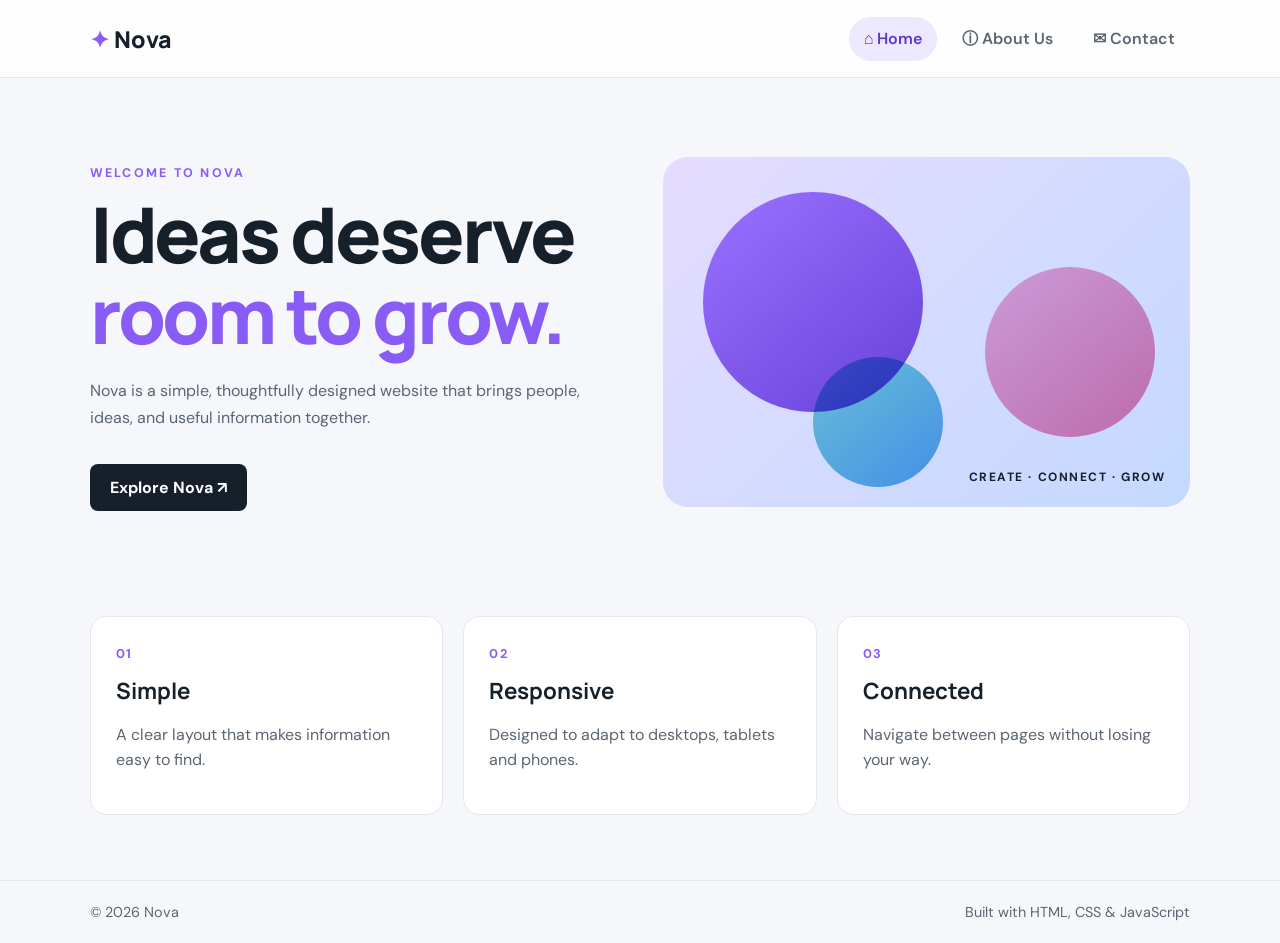
<file: index.html>
<!DOCTYPE html>
<html lang="en"><head><meta charset="UTF-8"><meta name="viewport" content="width=device-width, initial-scale=1.0"><title>Nova | Home</title><link rel="stylesheet" href="style.css"><script defer src="script.js"></script></head>
<body><header class="site-header"><a class="brand" href="index.html">✦ Nova</a><button class="menu-toggle" aria-label="Toggle navigation">☰</button><nav class="nav"><a class="active" href="index.html">⌂ Home</a><a href="about.html">ⓘ About Us</a><a href="contact.html">✉ Contact</a></nav></header>
<main><section class="hero"><div class="hero-content"><p class="eyebrow">WELCOME TO NOVA</p><h1>Ideas deserve<br><span>room to grow.</span></h1><p>Nova is a simple, thoughtfully designed website that brings people, ideas, and useful information together.</p><a class="btn" href="about.html">Explore Nova ↗</a></div><div class="hero-art" aria-label="Abstract decorative artwork"><div class="orb orb-one"></div><div class="orb orb-two"></div><div class="orb orb-three"></div><div class="art-label">CREATE · CONNECT · GROW</div></div></section><section class="features"><article><span>01</span><h2>Simple</h2><p>A clear layout that makes information easy to find.</p></article><article><span>02</span><h2>Responsive</h2><p>Designed to adapt to desktops, tablets and phones.</p></article><article><span>03</span><h2>Connected</h2><p>Navigate between pages without losing your way.</p></article></section></main><footer><span>© <span class="year"></span> Nova</span><span>Built with HTML, CSS & JavaScript</span></footer></body></html>
</file>
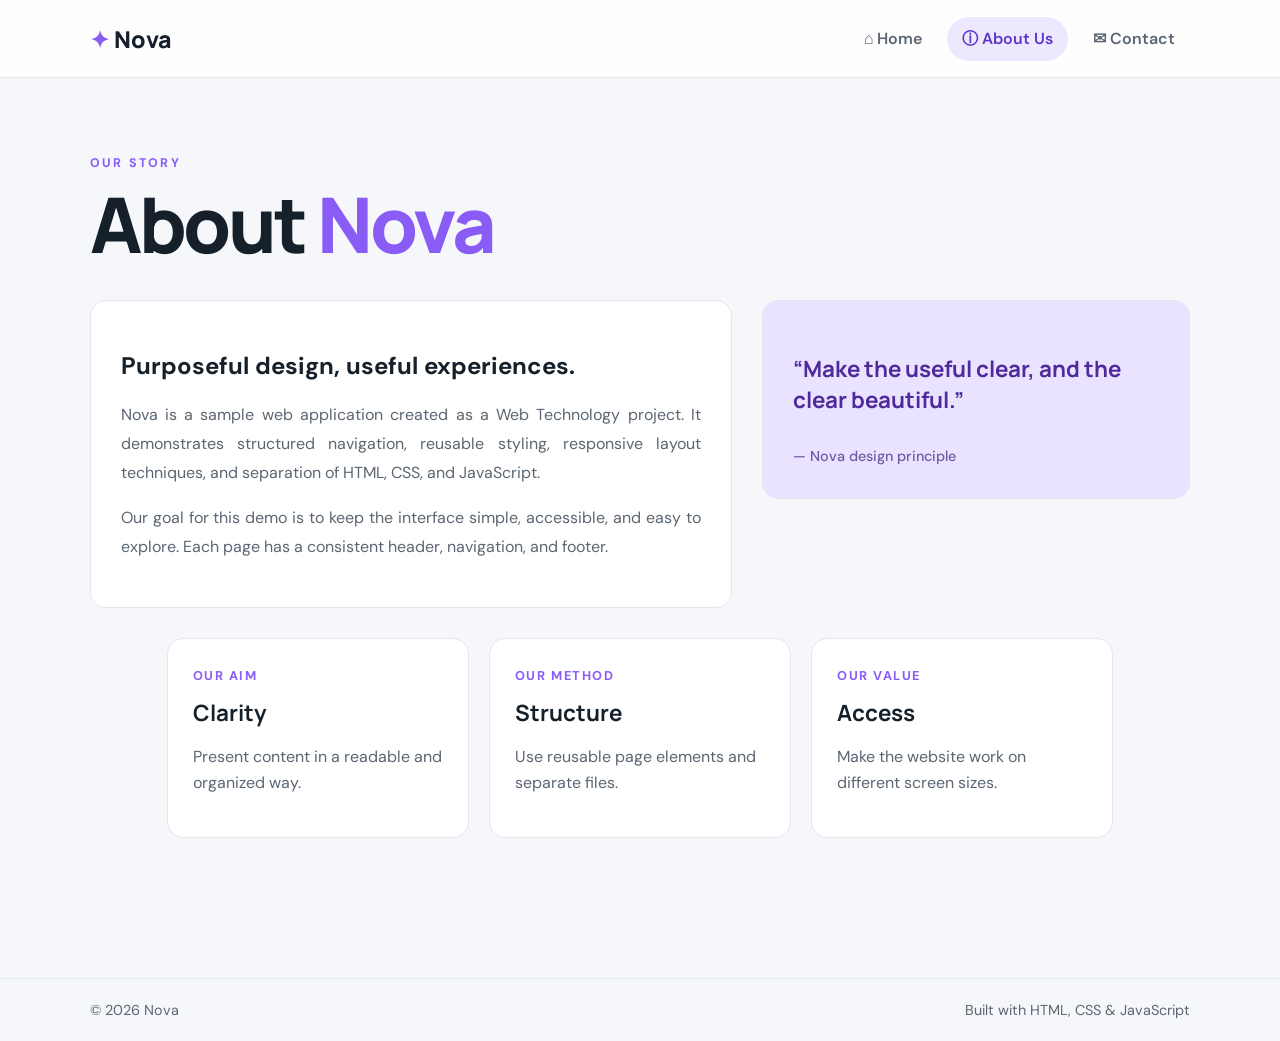
<file: about.html>
<!DOCTYPE html><html lang="en"><head><meta charset="UTF-8"><meta name="viewport" content="width=device-width, initial-scale=1.0"><title>Nova | About</title><link rel="stylesheet" href="style.css"><script defer src="script.js"></script></head><body><header class="site-header"><a class="brand" href="index.html">✦ Nova</a><button class="menu-toggle" aria-label="Toggle navigation">☰</button><nav class="nav"><a href="index.html">⌂ Home</a><a class="active" href="about.html">ⓘ About Us</a><a href="contact.html">✉ Contact</a></nav></header><main class="page"><p class="eyebrow">OUR STORY</p><h1>About <span>Nova</span></h1><section class="about-grid"><div class="about-panel"><h2>Purposeful design, useful experiences.</h2><p>Nova is a sample web application created as a Web Technology project. It demonstrates structured navigation, reusable styling, responsive layout techniques, and separation of HTML, CSS, and JavaScript.</p><p>Our goal for this demo is to keep the interface simple, accessible, and easy to explore. Each page has a consistent header, navigation, and footer.</p></div><aside class="quote"><p>“Make the useful clear, and the clear beautiful.”</p><span>— Nova design principle</span></aside></section><section class="features"><article><span>OUR AIM</span><h2>Clarity</h2><p>Present content in a readable and organized way.</p></article><article><span>OUR METHOD</span><h2>Structure</h2><p>Use reusable page elements and separate files.</p></article><article><span>OUR VALUE</span><h2>Access</h2><p>Make the website work on different screen sizes.</p></article></section></main><footer><span>© <span class="year"></span> Nova</span><span>Built with HTML, CSS & JavaScript</span></footer></body></html>
</file>
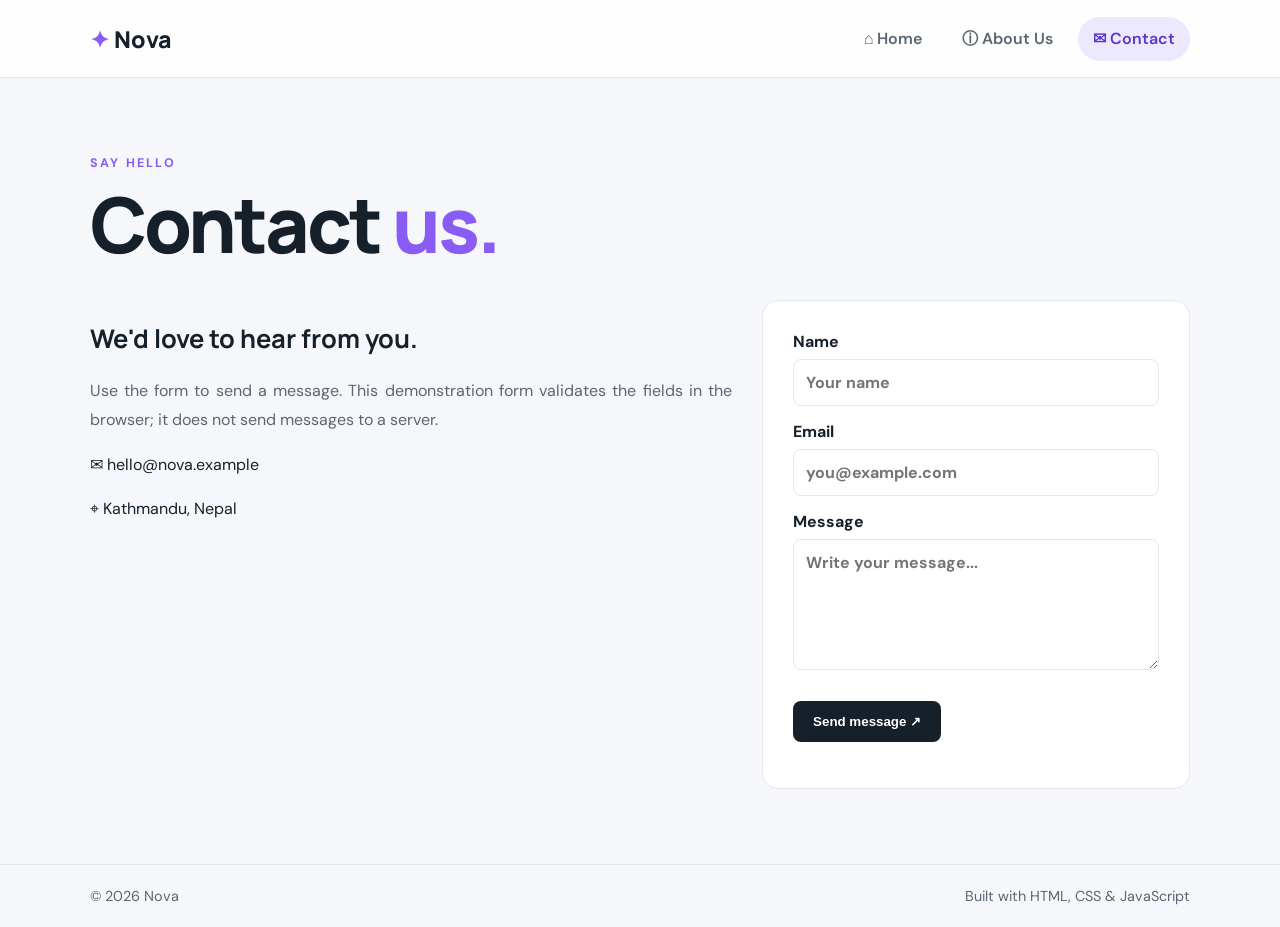
<file: contact.html>
<!DOCTYPE html><html lang="en"><head><meta charset="UTF-8"><meta name="viewport" content="width=device-width, initial-scale=1.0"><title>Nova | Contact</title><link rel="stylesheet" href="style.css"><script defer src="script.js"></script></head><body><header class="site-header"><a class="brand" href="index.html">✦ Nova</a><button class="menu-toggle" aria-label="Toggle navigation">☰</button><nav class="nav"><a href="index.html">⌂ Home</a><a href="about.html">ⓘ About Us</a><a class="active" href="contact.html">✉ Contact</a></nav></header><main class="page"><p class="eyebrow">SAY HELLO</p><h1>Contact <span>us.</span></h1><section class="contact-grid"><div><h2>We'd love to hear from you.</h2><p>Use the form to send a message. This demonstration form validates the fields in the browser; it does not send messages to a server.</p><p class="contact-detail">✉ hello@nova.example</p><p class="contact-detail">⌖ Kathmandu, Nepal</p></div><form id="contact-form" class="contact-form"><label>Name<input name="name" required placeholder="Your name"></label><label>Email<input name="email" type="email" required placeholder="you@example.com"></label><label>Message<textarea name="message" rows="5" required placeholder="Write your message..."></textarea></label><button class="btn" type="submit">Send message ↗</button><p id="form-message" role="status"></p></form></section></main><footer><span>© <span class="year"></span> Nova</span><span>Built with HTML, CSS & JavaScript</span></footer></body></html>
</file>
<file: style.css>
@import url('https://fonts.googleapis.com/css2?family=DM+Sans:wght@400;500;600;700&family=Manrope:wght@400;600;700;800&display=swap');
:root{--ink:#16202b;--muted:#5b6672;--accent:#8a5cf6;--bg:#f6f7fb;--line:#e4e7ee}*{box-sizing:border-box}body{margin:0;background:var(--bg);color:var(--ink);font-family:'DM Sans',Arial,sans-serif}a{color:inherit;text-decoration:none}.site-header{height:78px;padding:0 7%;display:flex;align-items:center;justify-content:space-between;border-bottom:1px solid var(--line);background:#ffffffd9}.brand{font:800 1.45rem Manrope,sans-serif}.brand:first-letter{color:var(--accent)}.nav{display:flex;gap:10px}.nav a{padding:11px 15px;border-radius:25px;color:var(--muted);font-weight:600}.nav a:hover,.nav a.active{background:#eee8ff;color:#5d35c9}.menu-toggle{display:none;border:0;background:transparent;font-size:1.4rem}.hero{padding:75px 7%;display:grid;grid-template-columns:1fr 1fr;gap:45px;align-items:center;min-height:480px}.hero-content h1,.page h1{font:800 clamp(2.6rem,6vw,4.8rem)/1.05 Manrope,sans-serif;letter-spacing:-.04em;margin:12px 0 22px}.hero-content h1 span,.page h1 span{color:var(--accent)}.hero-content>p:not(.eyebrow){max-width:500px;color:var(--muted);line-height:1.7}.eyebrow{font-size:.78rem;letter-spacing:.18em;font-weight:700;color:var(--accent)}.btn{display:inline-block;background:var(--ink);color:white;border:0;border-radius:8px;padding:13px 20px;font-weight:700;margin-top:16px;cursor:pointer}.btn:hover{background:var(--accent)}.hero-art{height:350px;border-radius:25px;background:linear-gradient(135deg,#e5dcff,#c4d9ff);position:relative;overflow:hidden}.orb{position:absolute;border-radius:50%;filter:blur(.2px)}.orb-one{width:220px;height:220px;background:linear-gradient(140deg,#9a72ff,#6741d9);top:35px;left:40px}.orb-two{width:170px;height:170px;background:linear-gradient(140deg,#f4b5d8,#f17eaa);right:35px;top:110px;mix-blend-mode:multiply}.orb-three{width:130px;height:130px;background:linear-gradient(140deg,#7ae0d4,#55a7e8);bottom:20px;left:150px;mix-blend-mode:multiply}.art-label{position:absolute;bottom:22px;right:25px;font-size:.75rem;letter-spacing:.13em;font-weight:700}.features{padding:30px 7% 65px;display:grid;grid-template-columns:repeat(3,1fr);gap:20px}.features article{background:white;border:1px solid var(--line);border-radius:16px;padding:25px}.features article span{color:var(--accent);font-size:.8rem;font-weight:700;letter-spacing:.12em}.features h2{font:700 1.4rem Manrope;margin:12px 0}.features p{color:var(--muted);line-height:1.6}.page{padding:65px 7% 75px;min-height:70vh}.page h1{margin-bottom:35px}.about-grid,.contact-grid{display:grid;grid-template-columns:1.2fr .8fr;gap:30px;align-items:start}.about-panel,.quote,.contact-form{background:white;border:1px solid var(--line);border-radius:16px;padding:30px}.about-panel p,.contact-grid p{line-height:1.8;color:var(--muted);text-align:justify}.quote{background:#eae3ff;color:#4e2a9b;font:700 1.4rem Manrope}.quote span{font:500 .9rem 'DM Sans';color:#7058a5}.contact-grid h2{font:700 1.6rem Manrope}.contact-detail{color:var(--ink)!important}.contact-form label{display:block;font-weight:700;margin-bottom:15px}.contact-form input,.contact-form textarea{display:block;width:100%;margin-top:7px;padding:12px;border:1px solid var(--line);border-radius:8px;font:inherit}.contact-form textarea{resize:vertical}.contact-form input:focus,.contact-form textarea:focus{outline:2px solid #c6b5ff;border-color:var(--accent)}#form-message{color:var(--accent);font-weight:700}footer{border-top:1px solid var(--line);padding:22px 7%;display:flex;justify-content:space-between;color:var(--muted);font-size:.9rem}@media(max-width:800px){.hero{grid-template-columns:1fr;padding-top:45px}.hero-art{height:280px}.features{grid-template-columns:1fr}.about-grid,.contact-grid{grid-template-columns:1fr}.site-header{position:relative}.menu-toggle{display:block}.nav{display:none;position:absolute;top:78px;left:0;right:0;background:white;padding:15px 7%;flex-direction:column;border-bottom:1px solid var(--line);z-index:5}.nav.open{display:flex}.nav a{display:block}.page{padding-top:40px}footer{flex-direction:column;gap:8px}}
</file>
